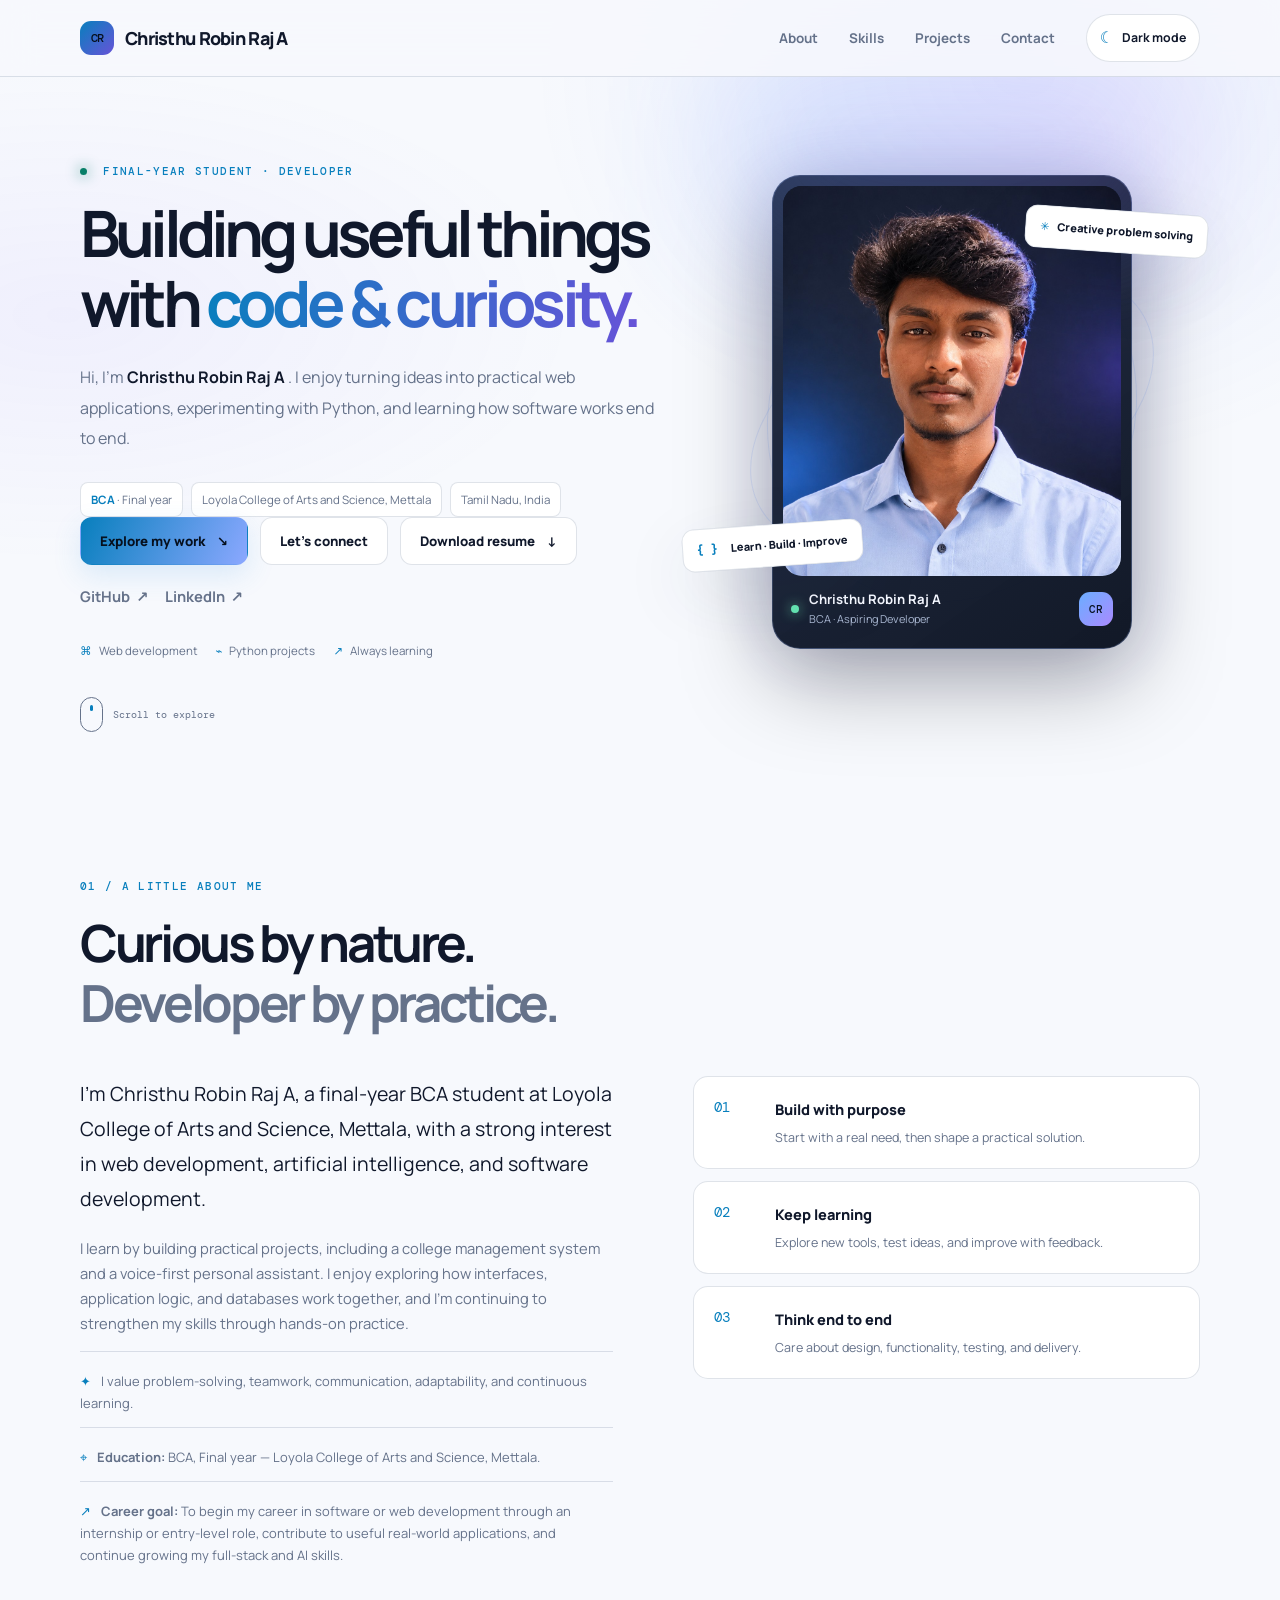
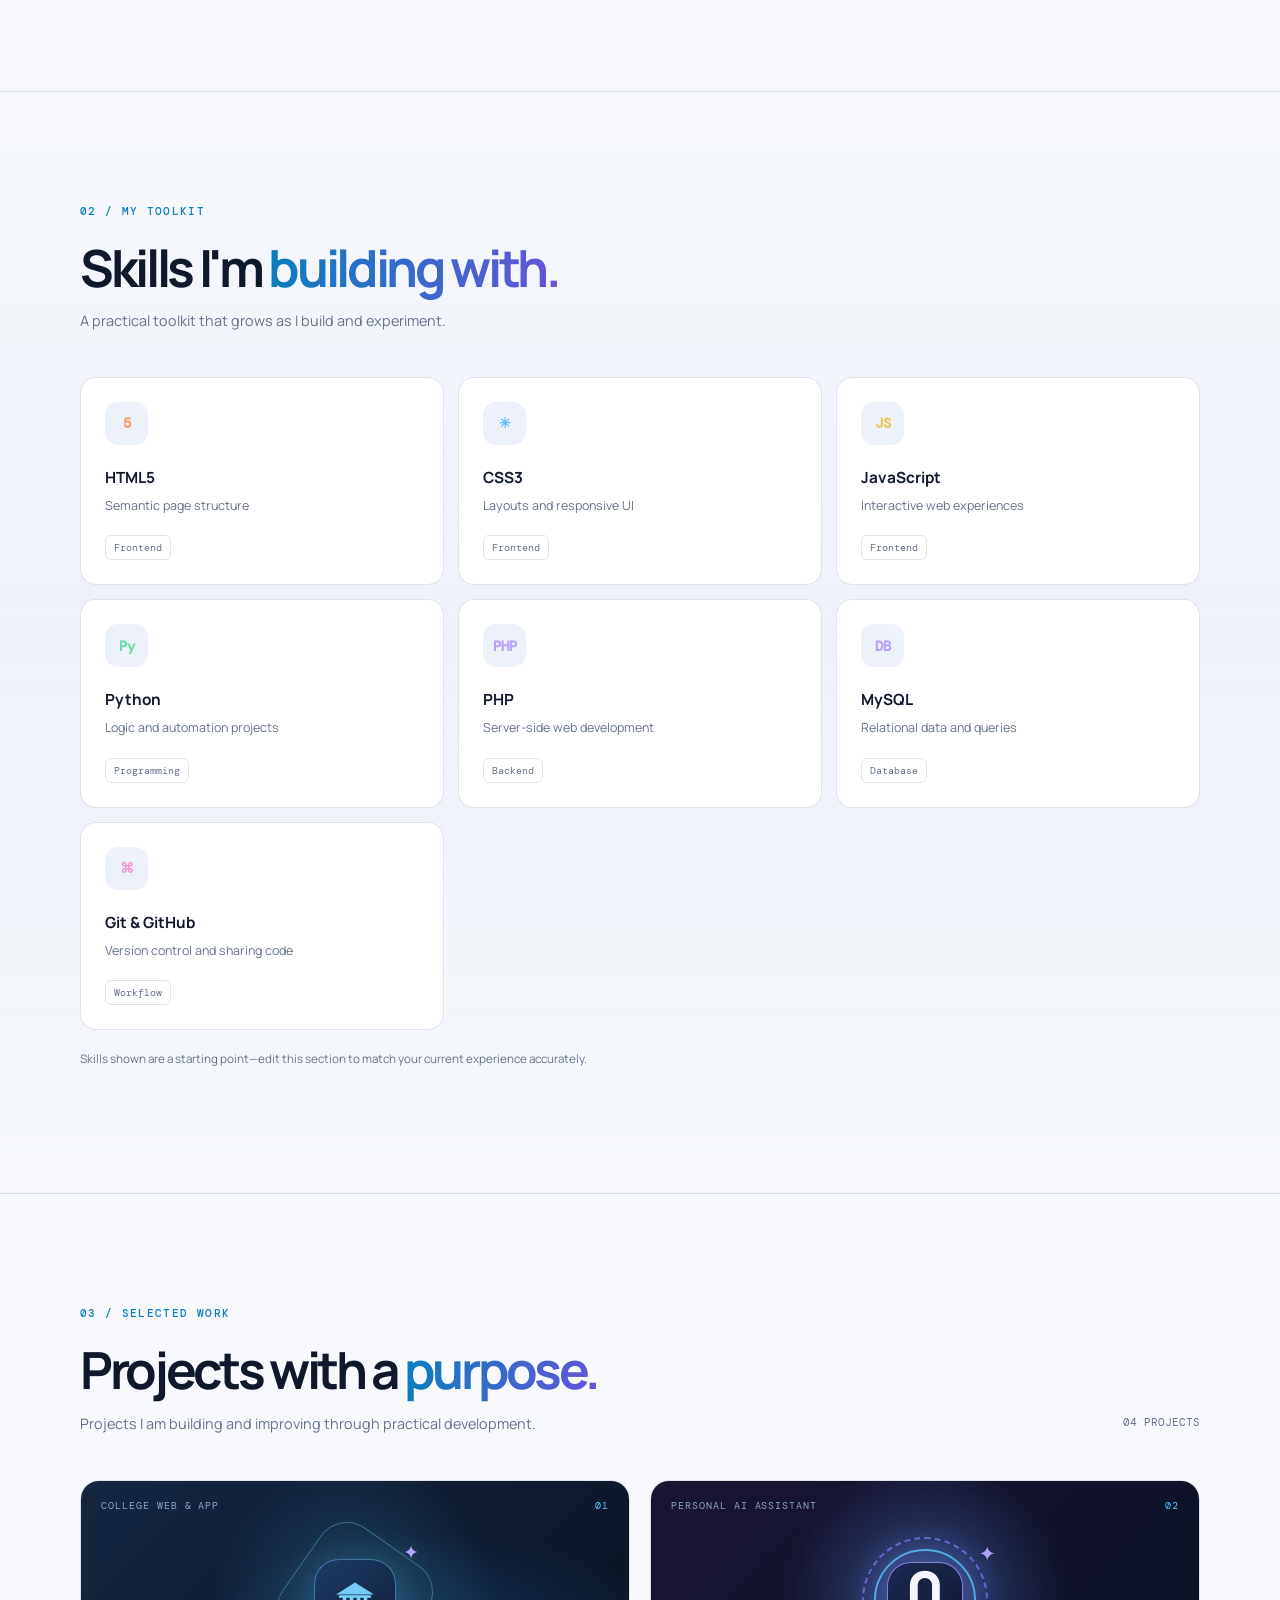
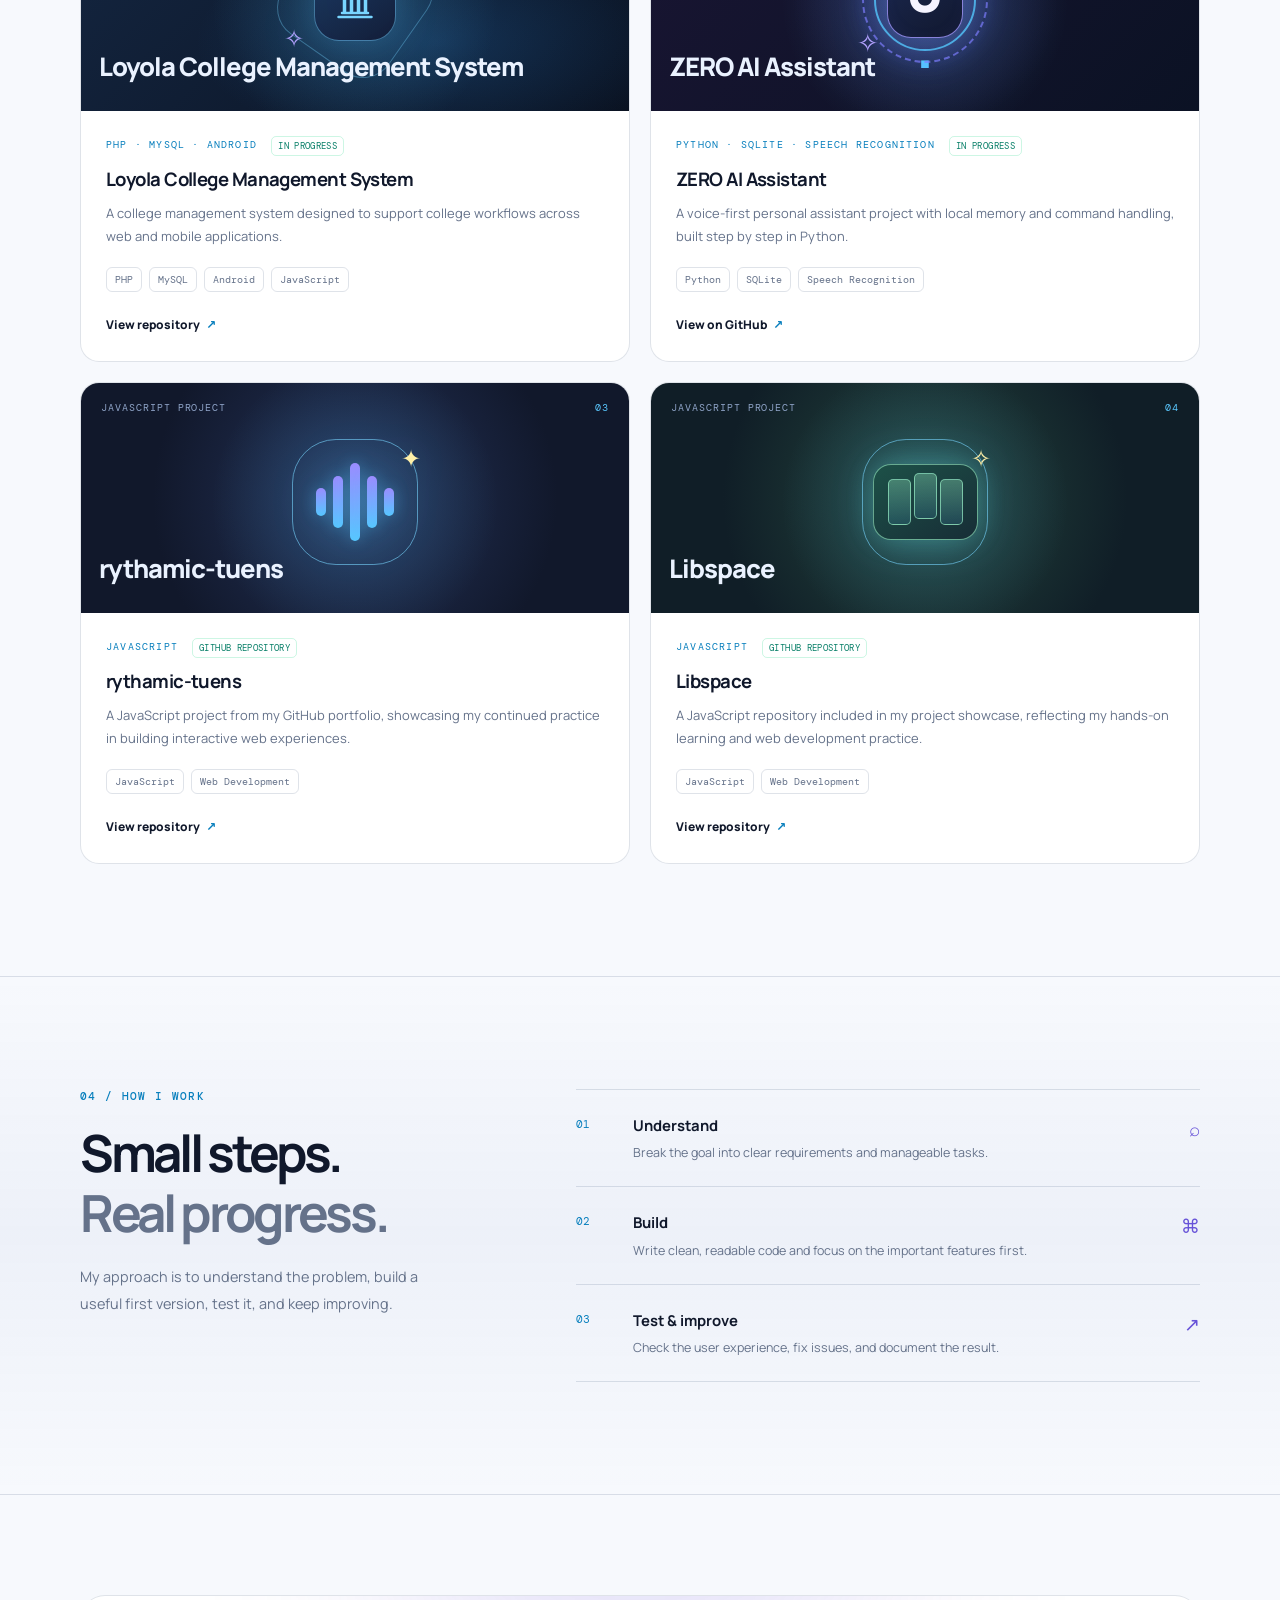
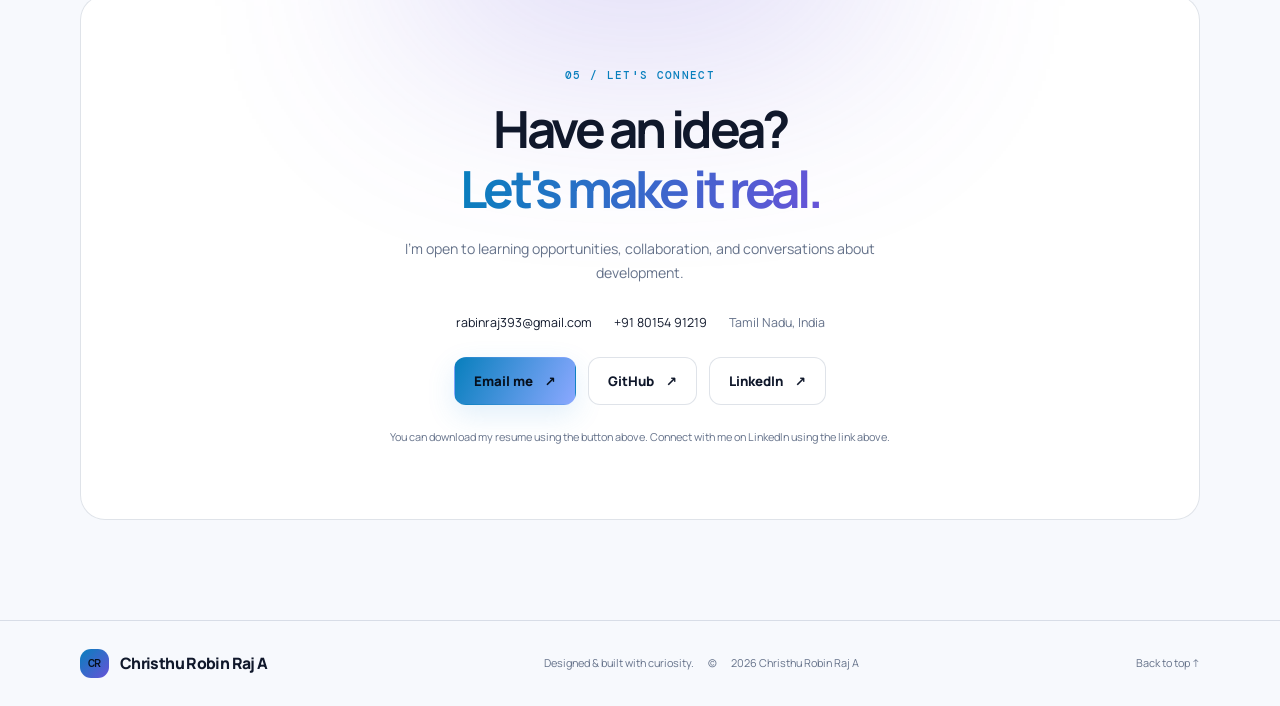
<file: Task-1-Portfolio/index.html>
<!DOCTYPE html>
<html lang="en">
 <head>
  <meta charset="utf-8"/>
  <meta content="width=device-width, initial-scale=1" name="viewport"/>
  <meta content="Portfolio of Christhu Robin Raj A &mdash; projects, skills, and contact information." name="description"/>
  <meta content="#0b1020" name="theme-color"/>
  <title>
   Christhu Robin Raj A | Developer Portfolio
  </title>
  <link href="https://fonts.googleapis.com" rel="preconnect"/>
  <link crossorigin="" href="https://fonts.gstatic.com" rel="preconnect"/>
  <link href="https://fonts.googleapis.com/css2?family=DM+Mono:wght@400;500&amp;family=Manrope:wght@400;500;600;700;800&amp;display=swap" rel="stylesheet"/>
  <link href="style.css" rel="stylesheet"/>
  <script defer="" src="script.js">
  </script>
 </head>
 <body>
  <a class="skip-link" href="#main">
   Skip to content
  </a>
  <header class="site-header">
   <nav aria-label="Main navigation" class="nav container">
    <a aria-label="Christhu Robin Raj A home" class="brand" href="#home">
     <span class="brand-mark">
      CR
     </span>
     <span>
      Christhu Robin Raj A
     </span>
    </a>
    <button aria-controls="navLinks" aria-expanded="false" aria-label="Open navigation menu" class="menu-toggle" id="menuToggle">
     <span>
     </span>
     <span>
     </span>
     <span>
     </span>
    </button>
    <div class="nav-links" id="navLinks">
     <a href="#about">
      About
     </a>
     <a href="#skills">
      Skills
     </a>
     <a href="#projects">
      Projects
     </a>
     <a href="#contact">
      Contact
     </a>
     <button aria-label="Switch to light theme" class="theme-toggle" id="themeToggle" title="Toggle theme" type="button">
      <span aria-hidden="true" id="themeIcon">
       ☼
      </span>
      <span class="theme-label">
       Light mode
      </span>
     </button>
    </div>
   </nav>
  </header>
  <main id="main">
   <section class="hero section container" id="home">
    <div class="hero-copy">
     <p class="eyebrow">
      <span class="status-dot">
      </span>
      FINAL-YEAR STUDENT &middot; DEVELOPER
     </p>
     <h1>
      Building useful things
      <br/>
      with
      <span class="gradient-text">
       code &amp; curiosity.
      </span>
     </h1>
     <p class="hero-description">
      Hi, I'm
      <strong>
       Christhu Robin Raj A
      </strong>
      . I enjoy turning ideas into practical web applications, experimenting with Python, and learning how software works end to end.
     </p>
     <div class="profile-facts">
      <span>
       <strong>
        BCA
       </strong>
       &middot; Final year
      </span>
      <span>
       Loyola College of Arts and Science, Mettala
      </span>
      <span>
       Tamil Nadu, India
      </span>
     </div>
     <div class="hero-actions">
      <a class="button button-primary" href="#projects">
       Explore my work
       <span aria-hidden="true">
        &searrow;
       </span>
      </a>
      <a class="button button-secondary" href="#contact">
       Let's connect
      </a>
      <a class="button button-secondary" download="" href="assets/christhu-robin-raj-resume.pdf">
       Download resume
       <span aria-hidden="true">
        &darr;
       </span>
      </a>
     </div>
     <div aria-label="Social profiles" class="hero-social-links">
      <a href="https://github.com/rabinraj8015" rel="noopener noreferrer" target="_blank">
       GitHub
       <span aria-hidden="true">
        &nearrow;
       </span>
      </a>
      <a href="https://www.linkedin.com/in/christhu-robin-raj-a-a05293422" rel="noopener noreferrer" target="_blank">
       LinkedIn
       <span aria-hidden="true">
        &nearrow;
       </span>
      </a>
     </div>
     <div class="hero-meta">
      <span>
       <span class="meta-icon">
        ⌘
       </span>
       Web development
      </span>
      <span>
       <span class="meta-icon">
        ⌁
       </span>
       Python projects
      </span>
      <span>
       <span class="meta-icon">
        &nearrow;
       </span>
       Always learning
      </span>
     </div>
    </div>
    <div aria-label="Professional profile photo of Christhu Robin Raj A" class="hero-art profile-art">
     <div class="orbit orbit-one">
     </div>
     <div class="orbit orbit-two">
     </div>
     <div class="profile-photo-card">
      <div class="profile-photo-glow">
      </div>
      <img alt="Professional portrait of Christhu Robin Raj A" class="profile-photo" height="1365" src="assets/christhu-robin-profile.jpg" width="1024"/>
      <div class="profile-photo-caption">
       <span class="profile-online-dot">
       </span>
       <span>
        <strong>
         Christhu Robin Raj A
        </strong>
        <small>
         BCA &middot; Aspiring Developer
        </small>
       </span>
       <span class="caption-mark">
        CR
       </span>
      </div>
     </div>
     <div class="floating-chip chip-top">
      <span>
       ✳
      </span>
      Creative problem solving
     </div>
     <div class="floating-chip chip-bottom">
      <span class="chip-bracket">
       { }
      </span>
      Learn &middot; Build &middot; Improve
     </div>
    </div>
    <a class="scroll-hint" href="#about">
     <span>
     </span>
     Scroll to explore
    </a>
   </section>
   <section class="section container" id="about">
    <div class="section-heading">
     <p class="eyebrow">
      01 / A LITTLE ABOUT ME
     </p>
     <h2>
      Curious by nature.
      <br/>
      <span class="muted-heading">
       Developer by practice.
      </span>
     </h2>
    </div>
    <div class="about-grid">
     <div class="about-copy">
      <p class="large-copy">
       I&rsquo;m Christhu Robin Raj A, a final-year BCA student at Loyola College of Arts and Science, Mettala, with a strong interest in web development, artificial intelligence, and software development.
      </p>
      <p>
       I learn by building practical projects, including a college management system and a voice-first personal assistant. I enjoy exploring how interfaces, application logic, and databases work together, and I&rsquo;m continuing to strengthen my skills through hands-on practice.
      </p>
      <p class="note-line">
       <span>
        ✦
       </span>
       I value problem-solving, teamwork, communication, adaptability, and continuous learning.
      </p>
      <p class="note-line">
       <span>
        &target;
       </span>
       <strong>
        Education:
       </strong>
       BCA, Final year &mdash; Loyola College of Arts and Science, Mettala.
      </p>
      <p class="note-line">
       <span>
        &nearrow;
       </span>
       <strong>
        Career goal:
       </strong>
       To begin my career in software or web development through an internship or entry-level role, contribute to useful real-world applications, and continue growing my full-stack and AI skills.
      </p>
     </div>
     <div class="about-stats">
      <div class="stat-card">
       <span class="stat-number">
        01
       </span>
       <span class="stat-title">
        Build with purpose
       </span>
       <p>
        Start with a real need, then shape a practical solution.
       </p>
      </div>
      <div class="stat-card">
       <span class="stat-number">
        02
       </span>
       <span class="stat-title">
        Keep learning
       </span>
       <p>
        Explore new tools, test ideas, and improve with feedback.
       </p>
      </div>
      <div class="stat-card">
       <span class="stat-number">
        03
       </span>
       <span class="stat-title">
        Think end to end
       </span>
       <p>
        Care about design, functionality, testing, and delivery.
       </p>
      </div>
     </div>
    </div>
   </section>
   <section class="section section-tinted" id="skills">
    <div class="container">
     <div class="section-heading">
      <p class="eyebrow">
       02 / MY TOOLKIT
      </p>
      <h2>
       Skills I'm
       <span class="gradient-text">
        building with.
       </span>
      </h2>
      <p class="section-intro">
       A practical toolkit that grows as I build and experiment.
      </p>
     </div>
     <div class="skills-grid">
      <article class="skill-card">
       <div class="skill-icon icon-orange">
        5
       </div>
       <h3>
        HTML5
       </h3>
       <p>
        Semantic page structure
       </p>
       <span class="skill-tag">
        Frontend
       </span>
      </article>
      <article class="skill-card">
       <div class="skill-icon icon-blue">
        ✳
       </div>
       <h3>
        CSS3
       </h3>
       <p>
        Layouts and responsive UI
       </p>
       <span class="skill-tag">
        Frontend
       </span>
      </article>
      <article class="skill-card">
       <div class="skill-icon icon-yellow">
        JS
       </div>
       <h3>
        JavaScript
       </h3>
       <p>
        Interactive web experiences
       </p>
       <span class="skill-tag">
        Frontend
       </span>
      </article>
      <article class="skill-card">
       <div class="skill-icon icon-green">
        Py
       </div>
       <h3>
        Python
       </h3>
       <p>
        Logic and automation projects
       </p>
       <span class="skill-tag">
        Programming
       </span>
      </article>
      <article class="skill-card">
       <div class="skill-icon icon-purple">
        PHP
       </div>
       <h3>
        PHP
       </h3>
       <p>
        Server-side web development
       </p>
       <span class="skill-tag">
        Backend
       </span>
      </article>
      <article class="skill-card">
       <div class="skill-icon icon-purple">
        DB
       </div>
       <h3>
        MySQL
       </h3>
       <p>
        Relational data and queries
       </p>
       <span class="skill-tag">
        Database
       </span>
      </article>
      <article class="skill-card">
       <div class="skill-icon icon-pink">
        ⌘
       </div>
       <h3>
        Git &amp; GitHub
       </h3>
       <p>
        Version control and sharing code
       </p>
       <span class="skill-tag">
        Workflow
       </span>
      </article>
     </div>
     <p class="skills-footnote">
      Skills shown are a starting point&mdash;edit this section to match your current experience accurately.
     </p>
    </div>
   </section>
   <section class="section container" id="projects">
    <div class="section-heading heading-row">
      <div>
        <p class="eyebrow">03 / SELECTED WORK</p>
        <h2>Projects with a <span class="gradient-text">purpose.</span></h2>
        <p class="section-intro">Projects I am building and improving through practical development.</p>
      </div>
      <span class="project-count">04 PROJECTS</span>
    </div>

    <div class="projects-grid projects-grid-featured">
      <article class="project-card project-featured-card">
        <div class="project-visual visual-cms animated-project-visual">
          <div class="visual-top">
            <span class="visual-label">COLLEGE WEB &amp; APP</span>
            <span class="visual-number">01</span>
          </div>
          <div class="project-logo-wrap cms-logo-wrap" aria-hidden="true">
            <div class="cms-logo-orbit"></div>
            <svg class="cms-project-logo" viewBox="0 0 100 100" role="img" aria-label="College building logo">
              <path d="M12 39 L50 15 L88 39 Z" fill="currentColor" opacity=".95" />
              <path d="M20 43 H80 M24 76 H76 M17 84 H83" stroke="currentColor" stroke-width="5" stroke-linecap="round" />
              <path d="M29 45 V74 M43 45 V74 M57 45 V74 M71 45 V74" stroke="currentColor" stroke-width="7" stroke-linecap="round" />
            </svg>
            <span class="logo-spark logo-spark-one">✦</span>
            <span class="logo-spark logo-spark-two">✧</span>
          </div>
          <div class="project-preview-label">Loyola College Management System</div>
        </div>
        <div class="project-body">
          <div class="project-kicker">PHP &middot; MYSQL &middot; ANDROID <span class="status-pill">IN PROGRESS</span></div>
          <h3>Loyola College Management System</h3>
          <p>A college management system designed to support college workflows across web and mobile applications.</p>
          <div class="tag-list">
            <span>PHP</span><span>MySQL</span><span>Android</span><span>JavaScript</span>
          </div>
          <div class="project-actions">
            <a class="text-link" href="https://github.com/rabinraj8015/loyola-college-management-system" rel="noopener noreferrer" target="_blank">View repository <span aria-hidden="true">&nearrow;</span></a>
          </div>
        </div>
      </article>

      <article class="project-card project-featured-card">
        <div class="project-visual visual-zero animated-project-visual">
          <div class="visual-top">
            <span class="visual-label">PERSONAL AI ASSISTANT</span>
            <span class="visual-number">02</span>
          </div>
          <div class="project-logo-wrap zero-logo-wrap" aria-hidden="true">
            <div class="zero-logo-ring zero-ring-one"></div>
            <div class="zero-logo-ring zero-ring-two"></div>
            <div class="zero-logo-core">0<span>.</span></div>
            <span class="zero-logo-spark zero-spark-one">✦</span>
            <span class="zero-logo-spark zero-spark-two">✧</span>
          </div>
          <div class="project-preview-label">ZERO AI Assistant</div>
        </div>
        <div class="project-body">
          <div class="project-kicker">PYTHON &middot; SQLITE &middot; SPEECH RECOGNITION <span class="status-pill">IN PROGRESS</span></div>
          <h3>ZERO AI Assistant</h3>
          <p>A voice-first personal assistant project with local memory and command handling, built step by step in Python.</p>
          <div class="tag-list">
            <span>Python</span><span>SQLite</span><span>Speech Recognition</span>
          </div>
          <div class="project-actions">
            <a class="text-link" href="https://github.com/rabinraj8015" rel="noopener noreferrer" target="_blank">View on GitHub <span aria-hidden="true">&nearrow;</span></a>
          </div>
        </div>
      </article>

      <article class="project-card project-featured-card">
        <div class="project-visual visual-rhythamic animated-project-visual">
          <div class="visual-top">
            <span class="visual-label">JAVASCRIPT PROJECT</span>
            <span class="visual-number">03</span>
          </div>
          <div class="project-logo-wrap rhythm-logo-wrap" aria-hidden="true">
            <div class="rhythm-orbit"></div>
            <div class="rhythm-bars"><span></span><span></span><span></span><span></span><span></span></div>
            <span class="rhythm-spark">✦</span>
          </div>
          <div class="project-preview-label">rythamic-tuens</div>
        </div>
        <div class="project-body">
          <div class="project-kicker">JAVASCRIPT <span class="status-pill">GITHUB REPOSITORY</span></div>
          <h3>rythamic-tuens</h3>
          <p>A JavaScript project from my GitHub portfolio, showcasing my continued practice in building interactive web experiences.</p>
          <div class="tag-list"><span>JavaScript</span><span>Web Development</span></div>
          <div class="project-actions">
            <a class="text-link" href="https://github.com/rabinraj8015/rythamic-tuens" rel="noopener noreferrer" target="_blank">View repository <span aria-hidden="true">&nearrow;</span></a>
          </div>
        </div>
      </article>

      <article class="project-card project-featured-card">
        <div class="project-visual visual-libspace animated-project-visual">
          <div class="visual-top">
            <span class="visual-label">JAVASCRIPT PROJECT</span>
            <span class="visual-number">04</span>
          </div>
          <div class="project-logo-wrap libspace-logo-wrap" aria-hidden="true">
            <div class="libspace-orbit"></div>
            <div class="libspace-book"><span></span><span></span><span></span></div>
            <span class="libspace-spark">✧</span>
          </div>
          <div class="project-preview-label">Libspace</div>
        </div>
        <div class="project-body">
          <div class="project-kicker">JAVASCRIPT <span class="status-pill">GITHUB REPOSITORY</span></div>
          <h3>Libspace</h3>
          <p>A JavaScript repository included in my project showcase, reflecting my hands-on learning and web development practice.</p>
          <div class="tag-list"><span>JavaScript</span><span>Web Development</span></div>
          <div class="project-actions">
            <a class="text-link" href="https://github.com/rabinraj8015/Libspace" rel="noopener noreferrer" target="_blank">View repository <span aria-hidden="true">&nearrow;</span></a>
          </div>
        </div>
      </article>
    </div>
  </section>
   <section class="section section-tinted" id="approach">
    <div class="container approach-layout">
     <div>
      <p class="eyebrow">
       04 / HOW I WORK
      </p>
      <h2>
       Small steps.
       <br/>
       <span class="muted-heading">
        Real progress.
       </span>
      </h2>
      <p class="section-intro">
       My approach is to understand the problem, build a useful first version, test it, and keep improving.
      </p>
     </div>
     <div class="process-list">
      <div class="process-item">
       <span class="process-index">
        01
       </span>
       <div>
        <h3>
         Understand
        </h3>
        <p>
         Break the goal into clear requirements and manageable tasks.
        </p>
       </div>
       <span class="process-symbol">
        &telrec;
       </span>
      </div>
      <div class="process-item">
       <span class="process-index">
        02
       </span>
       <div>
        <h3>
         Build
        </h3>
        <p>
         Write clean, readable code and focus on the important features first.
        </p>
       </div>
       <span class="process-symbol">
        ⌘
       </span>
      </div>
      <div class="process-item">
       <span class="process-index">
        03
       </span>
       <div>
        <h3>
         Test &amp; improve
        </h3>
        <p>
         Check the user experience, fix issues, and document the result.
        </p>
       </div>
       <span class="process-symbol">
        &nearrow;
       </span>
      </div>
     </div>
    </div>
   </section>
   <section class="section container contact-section" id="contact">
    <div class="contact-panel">
     <div class="contact-glow">
     </div>
     <p class="eyebrow">
      05 / LET'S CONNECT
     </p>
     <h2>
      Have an idea?
      <br/>
      <span class="gradient-text">
       Let's make it real.
      </span>
     </h2>
     <p class="contact-copy">
      I'm open to learning opportunities, collaboration, and conversations about development.
     </p>
     <div class="contact-details">
      <a href="mailto:rabinraj393@gmail.com">
       rabinraj393@gmail.com
      </a>
      <a href="tel:+918015491219">
       +91 80154 91219
      </a>
      <span>
       Tamil Nadu, India
      </span>
     </div>
     <div class="contact-actions">
      <a class="button button-primary" href="mailto:rabinraj393@gmail.com" id="emailLink">
       Email me
       <span>
        &nearrow;
       </span>
      </a>
      <a class="button button-secondary" href="https://github.com/rabinraj8015" rel="noreferrer" target="_blank">
       GitHub
       <span>
        &nearrow;
       </span>
      </a>
      <a class="button button-secondary" href="https://www.linkedin.com/in/christhu-robin-raj-a-a05293422" rel="noopener noreferrer" target="_blank">
       LinkedIn
       <span>
        &nearrow;
       </span>
      </a>
     </div>
     <p class="contact-reminder">
      You can download my resume using the button above. Connect with me on LinkedIn using the link above.
     </p>
    </div>
   </section>
  </main>
  <footer class="site-footer">
   <div class="container footer-inner">
    <a class="brand footer-brand" href="#home">
     <span class="brand-mark">
      CR
     </span>
     <span>
      Christhu Robin Raj A
     </span>
    </a>
    <p>
     Designed &amp; built with curiosity.
     <span>
      &copy;
      <span id="year">
      </span>
      Christhu Robin Raj A
     </span>
    </p>
    <a class="back-top" href="#home">
     Back to top &uarr;
    </a>
   </div>
  </footer>
  <dialog aria-labelledby="dialogTitle" class="project-dialog" id="projectDialog">
   <button aria-label="Close project details" class="dialog-close" id="dialogClose">
    &times;
   </button>
   <p class="eyebrow" id="dialogKicker">
    PROJECT DETAILS
   </p>
   <h2 id="dialogTitle">
    Project title
   </h2>
   <p id="dialogDescription">
   </p>
   <h3>
    Project focus
   </h3>
   <ul id="dialogFeatures">
   </ul>
   <p class="dialog-note">
    Update this description to reflect the current, verified state of your project.
   </p>
  </dialog>
 </body>
</html>
</file>
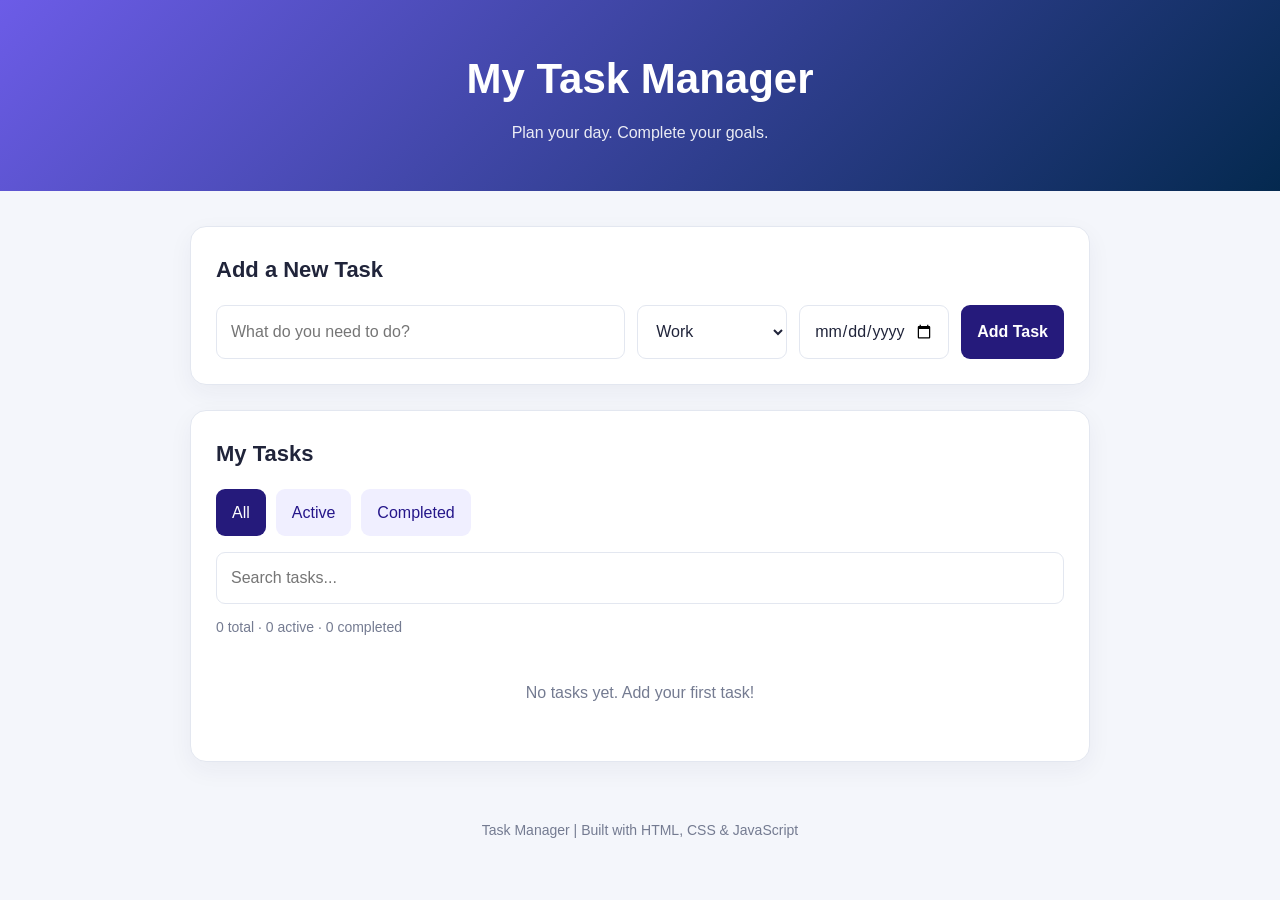
<file: Task-2-Task-Manager/index.html>
<!DOCTYPE html>
<html lang="en">
<head>
    <meta charset="UTF-8">
    <meta name="viewport" content="width=device-width, initial-scale=1.0">
    <title>Task Manager</title>
    <link rel="stylesheet" href="style.css">
</head>
<body>

    <header class="header">
        <h1>My Task Manager</h1>
        <p>Plan your day. Complete your goals.</p>
    </header>

    <main class="container">
        <section class="task-form">
            <h2>Add a New Task</h2>

            <form id="taskForm">
                <input
                    type="text"
                    id="taskInput"
                    placeholder="What do you need to do?"
                    required
                >

                <select id="taskCategory">
                    <option value="Work">Work</option>
                    <option value="Personal">Personal</option>
                    <option value="Study">Study</option>
                </select>

                <input type="date" id="taskDueDate">

                <button type="submit" id="submitBtn">Add Task</button>
            </form>
        </section>

        <section class="task-section">
            <h2>My Tasks</h2>

            <div class="filters">
                <button type="button" class="filter-btn active" data-filter="all">All</button>
                <button type="button" class="filter-btn" data-filter="active">Active</button>
                <button type="button" class="filter-btn" data-filter="completed">Completed</button>
            </div>

            <input
                type="search"
                id="searchInput"
                placeholder="Search tasks..."
                aria-label="Search tasks">

            <p id="taskCount">0 tasks</p>
            <div id="taskList"></div>
        </section>
    </main>

    <footer>
        <p>Task Manager | Built with HTML, CSS & JavaScript</p>
    </footer>

    <script src="script.js"></script>
</body>
</html>
</file>
<file: Task-1-Portfolio/style.css>
/* Christhu Robin Raj A — responsive portfolio */
:root
{
  color-scheme:dark;
  --bg:#090e1b;
  --surface:#10182a;
  --surface-2:#141f34;
  --text:#f3f6ff;
  --muted:#9aa8c2;
  --line:rgba(151,174,215,.16);
  --accent:#56c7ff;
  --accent-2:#9d8bff;
  --green:#70e4b3;
  --header:rgba(9,14,27,.82);
  --shadow:0 24px 70px rgba(0,0,0,.22);
  --radius:22px
}

:root[data-theme="light"]
{
  color-scheme:light;
  --bg:#f7f9fd;
  --surface:#fff;
  --surface-2:#edf2fa;
  --text:#10182b;
  --muted:#65728a;
  --line:rgba(34,58,99,.14);
  --accent:#087fbd;
  --accent-2:#6753d8;
  --green:#087f68;
  --header:rgba(247,249,253,.86);
  --shadow:0 24px 70px rgba(35,56,91,.10)
}

*
{
  box-sizing:border-box
}

html
{
  scroll-behavior:smooth;
  scroll-padding-top:90px
}

body
{
  margin:0;
  background:var(--bg);
  color:var(--text);
  font-family:Manrope,system-ui,sans-serif;
  line-height:1.7;
  transition:background .25s,color .25s
}

body::before
{
  content:"";
  position:fixed;
  inset:0;
  z-index:-1;
  pointer-events:none;
  background:radial-gradient(ellipse at 80% 8%,rgba(69,116,255,.09),transparent 34%),radial-gradient(ellipse at 5% 35%,rgba(124,89,255,.06),transparent 30%)
}

a
{
  color:inherit;
  text-decoration:none
}

button
{
  font:inherit
}

.container
{
  width:min(1120px,calc(100% - 48px));
  margin-inline:auto
}

.section
{
  padding-block:112px
}

.site-header
{
  position:sticky;
  top:0;
  z-index:20;
  background:var(--header);
  border-bottom:1px solid var(--line);
  backdrop-filter:blur(18px)
}

.nav
{
  height:76px;
  display:flex;
  align-items:center;
  justify-content:space-between
}

.brand
{
  display:inline-flex;
  align-items:center;
  gap:11px;
  font-size:1.12rem;
  font-weight:800;
  letter-spacing:-.04em
}

.brand-mark
{
  display:grid;
  place-items:center;
  width:34px;
  height:34px;
  border-radius:11px;
  background:linear-gradient(135deg,var(--accent),var(--accent-2));
  color:#06101e;
  font:500 .75rem "DM Mono",monospace;
  letter-spacing:-.08em
}

.brand-dot
{
  color:var(--accent)
}

.nav-links
{
  display:flex;
  align-items:center;
  gap:31px;
  font-size:.84rem;
  color:var(--muted);
  font-weight:700
}

.nav-links>a
{
  transition:color .2s
}

.nav-links>a:hover,.nav-links>a:focus-visible
{
  color:var(--text)
}

.theme-toggle
{
  display:flex;
  align-items:center;
  gap:8px;
  padding:9px 13px;
  border:1px solid var(--line);
  border-radius:999px;
  background:var(--surface);
  color:var(--text);
  font-size:.77rem;
  font-weight:700;
  cursor:pointer
}

.theme-toggle span:first-child
{
  font-size:1rem;
  color:var(--accent)
}

.menu-toggle
{
  display:none;
  background:none;
  border:0;
  padding:8px;
  color:var(--text)
}

.menu-toggle span
{
  display:block;
  width:22px;
  height:2px;
  background:currentColor;
  margin:5px;
  border-radius:2px
}

.hero
{
  min-height:690px;
  position:relative;
  display:grid;
  grid-template-columns:1.08fr .92fr;
  align-items:center;
  gap:42px;
  padding-top:85px;
  padding-bottom:105px
}

.eyebrow
{
  font:500 .7rem "DM Mono",monospace;
  letter-spacing:.12em;
  color:var(--accent);
  margin:0 0 20px;
  text-transform:uppercase
}

.status-dot,.tiny-green
{
  display:inline-block;
  width:7px;
  height:7px;
  background:var(--green);
  border-radius:50%;
  box-shadow:0 0 14px var(--green);
  margin-right:8px
}

.hero h1
{
  font-size:clamp(2.7rem,5vw,4.65rem);
  letter-spacing:-.075em;
  line-height:1.09;
  margin:0;
  max-width:660px
}

.gradient-text
{
  background:linear-gradient(100deg,var(--accent),var(--accent-2));
  -webkit-background-clip:text;
  background-clip:text;
  color:transparent
}

.hero-description
{
  max-width:580px;
  margin:25px 0 28px;
  color:var(--muted);
  font-size:1rem;
  line-height:1.9
}

.hero-description strong
{
  color:var(--text)
}

.hero-actions,.contact-actions
{
  display:flex;
  flex-wrap:wrap;
  gap:12px
}

.button
{
  display:inline-flex;
  justify-content:center;
  align-items:center;
  gap:12px;
  min-height:48px;
  padding:0 19px;
  border:1px solid transparent;
  border-radius:12px;
  font-size:.83rem;
  font-weight:800;
  transition:transform .2s,border-color .2s,background .2s
}

.button:hover
{
  transform:translateY(-2px)
}

.button-primary
{
  background:linear-gradient(115deg,var(--accent),#8ba8ff);
  color:#06101e;
  box-shadow:0 10px 28px rgba(57,145,224,.15)
}

.button-secondary
{
  border-color:var(--line);
  background:var(--surface);
  color:var(--text)
}

.button-secondary:hover
{
  border-color:var(--accent)
}

.hero-meta
{
  display:flex;
  gap:18px;
  flex-wrap:wrap;
  margin-top:32px;
  color:var(--muted);
  font-size:.72rem
}

.meta-icon
{
  color:var(--accent);
  margin-right:5px
}

.hero-art
{
  position:relative;
  min-height:430px;
  display:grid;
  place-items:center
}

.orbit
{
  position:absolute;
  border:1px solid rgba(105,153,255,.16);
  border-radius:50%;
  transform:rotate(-25deg)
}

.orbit-one
{
  width:430px;
  height:250px
}

.orbit-two
{
  width:360px;
  height:390px;
  transform:rotate(35deg)
}

.code-window
{
  position:relative;
  width:min(100%,390px);
  border:1px solid rgba(135,164,220,.26);
  border-radius:16px;
  background:linear-gradient(145deg,#121c31,#0c1221);
  box-shadow:0 28px 90px rgba(0,0,0,.4),0 0 70px rgba(91,107,255,.12);
  overflow:hidden;
  transform:rotate(-2deg);
  z-index:2
}

.window-top,.window-footer
{
  height:43px;
  display:flex;
  align-items:center;
  justify-content:space-between;
  padding:0 15px;
  background:rgba(255,255,255,.025);
  color:#8492ae;
  font: .64rem "DM Mono",monospace;
  border-bottom:1px solid rgba(255,255,255,.07)
}

.window-dots
{
  display:flex;
  gap:5px
}

.window-dots i
{
  width:7px;
  height:7px;
  border-radius:50%;
  background:#ff6d77
}

.window-dots i:nth-child(2)
{
  background:#ffc56c
}

.window-dots i:nth-child(3)
{
  background:#66d9a9
}

.window-lock
{
  font-size:1rem
}

.code-lines
{
  padding:22px 12px 23px;
  font: .72rem/2.1 "DM Mono",monospace;
  color:#d9e3f8
}

.code-lines p
{
  margin:0;
  white-space:nowrap
}

.line-no
{
  display:inline-block;
  width:30px;
  color:#53617e;
  text-align:right;
  margin-right:15px
}

.code-purple
{
  color:#c7a3ff
}

.code-green
{
  color:#89e3b3
}

.code-blue
{
  color:#76cfff
}

.cursor
{
  color:var(--accent);
  animation:blink 1s steps(2,start) infinite
}

.window-footer
{
  border-top:1px solid rgba(255,255,255,.07);
  border-bottom:0;
  height:36px;
  font-size:.59rem
}

.floating-chip
{
  position:absolute;
  z-index:3;
  border:1px solid var(--line);
  border-radius:12px;
  background:var(--surface);
  box-shadow:var(--shadow);
  padding:11px 14px;
  font-size:.69rem;
  font-weight:800;
  color:var(--text)
}

.floating-chip span
{
  color:var(--accent);
  margin-right:6px
}

.chip-top
{
  top:48px;
  right:-3px;
  transform:rotate(4deg)
}

.chip-bottom
{
  bottom:44px;
  left:-6px;
  transform:rotate(-4deg)
}

.chip-bracket
{
  font-family:"DM Mono",monospace
}

.scroll-hint
{
  position:absolute;
  bottom:35px;
  left:0;
  display:flex;
  align-items:center;
  gap:10px;
  color:var(--muted);
  font: .65rem "DM Mono",monospace
}

.scroll-hint span
{
  width:23px;
  height:35px;
  border:1px solid var(--muted);
  border-radius:99px;
  position:relative
}

.scroll-hint span:after
{
  content:"";
  position:absolute;
  width:3px;
  height:6px;
  background:var(--accent);
  top:7px;
  left:9px;
  border-radius:4px;
  animation:scroll 1.6s infinite
}

.section-heading
{
  margin-bottom:43px
}

.section-heading h2,.approach-layout h2,.contact-panel h2
{
  font-size:clamp(2.1rem,4vw,3.35rem);
  line-height:1.17;
  letter-spacing:-.065em;
  margin:0
}

.muted-heading
{
  color:var(--muted)
}

.about-grid
{
  display:grid;
  grid-template-columns:1fr .95fr;
  gap:80px;
  align-items:start
}

.about-copy p
{
  color:var(--muted);
  font-size:.92rem
}

.about-copy .large-copy
{
  color:var(--text);
  font-size:1.22rem;
  line-height:1.8;
  margin-top:0
}

.note-line
{
  padding-top:18px;
  border-top:1px solid var(--line);
  font-size:.81rem!important
}

.note-line span
{
  color:var(--accent);
  margin-right:7px
}

.about-stats
{
  display:grid;
  gap:12px
}

.stat-card
{
  display:grid;
  grid-template-columns:47px 1fr;
  column-gap:14px;
  padding:20px;
  border:1px solid var(--line);
  border-radius:15px;
  background:var(--surface)
}

.stat-number
{
  grid-row:span 2;
  color:var(--accent);
  font: .85rem "DM Mono",monospace;
  padding-top:2px
}

.stat-title
{
  font-size:.91rem;
  font-weight:800
}

.stat-card p
{
  font-size:.78rem;
  color:var(--muted);
  margin:5px 0 0
}

.section-tinted
{
  background:linear-gradient(180deg,transparent,rgba(75,105,174,.055),transparent);
  border-block:1px solid var(--line)
}

.section-intro
{
  color:var(--muted);
  font-size:.9rem;
  margin:12px 0 0
}

.skills-grid
{
  display:grid;
  grid-template-columns:repeat(3,1fr);
  gap:14px
}

.skill-card
{
  padding:24px;
  border:1px solid var(--line);
  border-radius:16px;
  background:var(--surface);
  transition:transform .2s,border-color .2s
}

.skill-card:hover,.project-card:hover
{
  transform:translateY(-4px);
  border-color:rgba(91,179,255,.45)
}

.skill-icon
{
  width:43px;
  height:43px;
  display:grid;
  place-items:center;
  border-radius:13px;
  background:var(--surface-2);
  font:700 .9rem "DM Mono",monospace;
  margin-bottom:20px
}

.icon-orange
{
  color:#ff9869
}

.icon-blue
{
  color:#64bfff
}

.icon-yellow
{
  color:#e9c75d
}

.icon-green
{
  color:#6ddda9
}

.icon-purple
{
  color:#b9a1ff
}

.icon-pink
{
  color:#f59ccf
}

.skill-card h3
{
  font-size:.96rem;
  margin:0 0 4px
}

.skill-card p
{
  font-size:.78rem;
  color:var(--muted);
  margin:0 0 16px
}

.skill-tag,.tag-list span
{
  font: .62rem "DM Mono",monospace;
  color:var(--muted);
  border:1px solid var(--line);
  padding:5px 8px;
  border-radius:6px;
  display:inline-block
}

.skills-footnote
{
  font-size:.73rem;
  color:var(--muted);
  margin-top:20px
}

.heading-row
{
  display:flex;
  align-items:end;
  justify-content:space-between;
  gap:25px
}

.project-count
{
  font: .68rem "DM Mono",monospace;
  color:var(--muted);
  padding-bottom:8px;
  white-space:nowrap
}

.projects-grid
{
  display:grid;
  grid-template-columns:repeat(2,minmax(0,1fr));
  gap:20px
}

.project-card
{
  border:1px solid var(--line);
  border-radius:19px;
  overflow:hidden;
  background:var(--surface);
  transition:transform .2s,border-color .2s
}

.project-featured
{
  grid-column:span 2;
  display:grid;
  grid-template-columns:1fr 1fr
}

.project-visual
{
  position:relative;
  min-height:230px;
  overflow:hidden;
  background:#101c32
}

.project-featured .project-visual
{
  min-height:320px
}

.visual-top
{
  position:absolute;
  z-index:3;
  left:20px;
  right:20px;
  top:18px;
  display:flex;
  justify-content:space-between;
  align-items:center
}

.visual-label,.visual-number
{
  font: .6rem "DM Mono",monospace;
  letter-spacing:.1em;
  color:#8fa4c8
}

.visual-number
{
  color:#5ac8ff
}

.visual-cms
{
  background:radial-gradient(ellipse at 65% 70%,rgba(40,127,208,.25),transparent 48%),linear-gradient(135deg,#142641,#0a1221)
}

.dashboard-mock
{
  position:absolute;
  top:70px;
  left:13%;
  right:12%;
  bottom:-20px;
  display:flex;
  gap:14px;
  padding:16px;
  border:1px solid rgba(147,178,225,.25);
  border-radius:13px;
  background:rgba(8,16,30,.75);
  transform:perspective(700px) rotateY(-9deg) rotateX(3deg);
  box-shadow:0 20px 50px #060b15
}

.mock-sidebar
{
  width:24%;
  border-right:1px solid rgba(147,178,225,.12);
  display:flex;
  flex-direction:column;
  gap:17px;
  padding:6px
}

.mock-sidebar b
{
  width:24px;
  height:24px;
  border-radius:7px;
  background:linear-gradient(135deg,#49c9ff,#827bff);
  margin-bottom:12px
}

.mock-sidebar i
{
  height:5px;
  width:75%;
  background:#344761;
  border-radius:9px
}

.mock-content
{
  flex:1;
  padding:7px
}

.mock-title
{
  display:block;
  width:53%;
  height:10px;
  background:#91a8c9;
  border-radius:6px;
  margin-bottom:19px
}

.mock-stats
{
  display:flex;
  gap:8px
}

.mock-stats i
{
  height:38px;
  flex:1;
  background:linear-gradient(130deg,#183e61,#18233b);
  border:1px solid #2b4667;
  border-radius:6px
}

.mock-chart
{
  height:74px;
  display:flex;
  align-items:end;
  gap:8px;
  padding:10px;
  margin-top:13px;
  background:#101e32;
  border-radius:7px
}

.mock-chart b
{
  flex:1;
  border-radius:3px 3px 0 0;
  background:linear-gradient(#48c8ff,#4c7ce0);
  height:45%
}

.mock-chart b:nth-child(2)
{
  height:70%
}

.mock-chart b:nth-child(3)
{
  height:54%
}

.mock-chart b:nth-child(4)
{
  height:85%
}

.mock-chart b:nth-child(5)
{
  height:61%
}

.mock-chart b:nth-child(6)
{
  height:92%
}

.mock-chart b:nth-child(7)
{
  height:72%
}

.visual-orb
{
  position:absolute;
  width:150px;
  height:150px;
  border-radius:50%;
  border:1px solid rgba(89,181,255,.16);
  right:-30px;
  top:45px
}

.project-body
{
  padding:25px
}

.project-kicker
{
  font: .62rem "DM Mono",monospace;
  color:var(--accent);
  letter-spacing:.12em;
  margin-bottom:10px
}

.project-body h3
{
  font-size:1.16rem;
  line-height:1.4;
  letter-spacing:-.03em;
  margin:0 0 10px
}

.project-body p
{
  font-size:.81rem;
  color:var(--muted);
  margin:0;
  line-height:1.8
}

.tag-list
{
  display:flex;
  flex-wrap:wrap;
  gap:7px;
  margin-top:19px
}

.project-actions
{
  display:flex;
  align-items:center;
  gap:22px;
  flex-wrap:wrap;
  margin-top:23px
}

.text-link
{
  border:0;
  background:none;
  color:var(--text);
  font-size:.75rem;
  font-weight:800;
  padding:0;
  cursor:pointer
}

.text-link span
{
  color:var(--accent);
  margin-left:4px
}

.text-link:hover
{
  color:var(--accent)
}

.visual-zero
{
  background:radial-gradient(circle,rgba(132,103,255,.19),transparent 45%),linear-gradient(135deg,#191533,#0b1224)
}

.zero-rings
{
  position:absolute;
  left:50%;
  top:53%;
  transform:translate(-50%,-50%);
  width:150px;
  height:150px;
  display:grid;
  place-items:center
}

.ring
{
  position:absolute;
  border:1px solid rgba(158,138,255,.42);
  border-radius:50%;
  inset:0;
  transform:rotateX(65deg) rotate(25deg)
}

.ring-two
{
  inset:16px;
  transform:rotateX(65deg) rotate(-40deg);
  border-color:rgba(88,197,255,.5)
}

.zero-core
{
  width:73px;
  height:73px;
  border:1px solid #8c7cff;
  border-radius:22px;
  display:grid;
  place-items:center;
  color:#e7e1ff;
  font-size:2.2rem;
  font-weight:800;
  background:linear-gradient(145deg,#3a2d73,#101b36);
  box-shadow:0 0 45px rgba(130,100,255,.35);
  transform:rotate(-10deg)
}

.zero-core span
{
  color:#5dcfff
}

.waveform
{
  position:absolute;
  bottom:20px;
  left:25%;
  right:25%;
  height:22px;
  display:flex;
  align-items:center;
  justify-content:center;
  gap:4px
}

.waveform i
{
  width:3px;
  height:6px;
  border-radius:5px;
  background:#8e8cff
}

.waveform i:nth-child(3n)
{
  height:17px;
  background:#56c7ff
}

.waveform i:nth-child(2n)
{
  height:11px
}

.visual-vision
{
  background:radial-gradient(circle at center,rgba(39,203,174,.12),transparent 50%),linear-gradient(135deg,#0c262c,#0b1727)
}

.scan-frame
{
  position:absolute;
  left:50%;
  top:53%;
  transform:translate(-50%,-50%);
  width:120px;
  height:132px;
  border:1px solid rgba(89,231,195,.5);
  border-radius:55px 55px 44px 44px;
  display:grid;
  place-items:center;
  box-shadow:0 0 45px rgba(45,215,179,.08)
}

.scan-face
{
  width:75px;
  height:93px;
  border:1px solid #5bd7bb;
  border-radius:45% 45% 40% 40%;
  position:relative;
  background:rgba(51,194,171,.045)
}

.face-eye
{
  position:absolute;
  top:35px;
  width:6px;
  height:6px;
  background:#6ff0cd;
  border-radius:50%;
  box-shadow:0 0 10px #6ff0cd
}

.eye-left
{
  left:18px
}

.eye-right
{
  right:18px
}

.face-nose
{
  position:absolute;
  left:34px;
  top:43px;
  width:7px;
  height:15px;
  border-left:1px solid #5bd7bb;
  border-bottom:1px solid #5bd7bb;
  transform:skew(-15deg)
}

.face-mouth
{
  position:absolute;
  left:26px;
  bottom:16px;
  width:22px;
  height:6px;
  border-bottom:1px solid #5bd7bb;
  border-radius:50%
}

.scan-frame .corner
{
  position:absolute;
  width:14px;
  height:14px;
  border-color:#6ff0cd;
  border-style:solid
}

.c1
{
  left:-5px;
  top:-5px;
  border-width:2px 0 0 2px
}

.c2
{
  right:-5px;
  top:-5px;
  border-width:2px 2px 0 0
}

.c3
{
  left:-5px;
  bottom:-5px;
  border-width:0 0 2px 2px
}

.c4
{
  right:-5px;
  bottom:-5px;
  border-width:0 2px 2px 0
}

.scan-line
{
  position:absolute;
  left:-8px;
  right:-8px;
  height:1px;
  background:#5ff0ce;
  box-shadow:0 0 10px #5ff0ce;
  animation:scan 3s ease-in-out infinite
}

.scan-status
{
  position:absolute;
  bottom:18px;
  left:0;
  right:0;
  text-align:center;
  font: .58rem "DM Mono",monospace;
  letter-spacing:.1em;
  color:#6ff0cd
}

.scan-status span
{
  display:inline-block;
  width:5px;
  height:5px;
  background:#6ff0cd;
  border-radius:50%;
  margin-right:6px
}

.project-edit-note
{
  font-size:.72rem;
  color:var(--muted);
  margin-top:22px
}

.project-edit-note span
{
  color:var(--accent)
}

.approach-layout
{
  display:grid;
  grid-template-columns:.8fr 1.2fr;
  gap:80px;
  align-items:start
}

.approach-layout .section-intro
{
  max-width:370px;
  line-height:1.9;
  margin-top:20px
}

.process-list
{
  border-top:1px solid var(--line)
}

.process-item
{
  display:grid;
  grid-template-columns:42px 1fr 25px;
  gap:15px;
  padding:23px 0;
  border-bottom:1px solid var(--line);
  align-items:start
}

.process-index
{
  font: .7rem "DM Mono",monospace;
  color:var(--accent);
  padding-top:4px
}

.process-item h3
{
  font-size:.93rem;
  margin:0 0 4px
}

.process-item p
{
  font-size:.78rem;
  color:var(--muted);
  margin:0
}

.process-symbol
{
  color:var(--accent-2);
  font-size:1.2rem;
  text-align:right
}

.contact-section
{
  padding-top:100px;
  padding-bottom:100px
}

.contact-panel
{
  position:relative;
  overflow:hidden;
  text-align:center;
  padding:72px 30px;
  border:1px solid var(--line);
  border-radius:25px;
  background:var(--surface)
}

.contact-glow
{
  position:absolute;
  width:450px;
  height:240px;
  top:-180px;
  left:50%;
  transform:translateX(-50%);
  background:var(--accent-2);
  filter:blur(110px);
  opacity:.22;
  pointer-events:none
}

.contact-panel>*:not(.contact-glow)
{
  position:relative
}

.contact-panel .eyebrow
{
  margin-bottom:17px
}

.contact-copy
{
  max-width:500px;
  margin:18px auto 27px;
  color:var(--muted);
  font-size:.88rem
}

.contact-actions
{
  justify-content:center
}

.contact-reminder
{
  font-size:.68rem;
  color:var(--muted);
  margin:23px 0 0
}

.site-footer
{
  border-top:1px solid var(--line)
}

.footer-inner
{
  min-height:85px;
  display:flex;
  align-items:center;
  justify-content:space-between;
  gap:20px
}

.footer-brand
{
  font-size:.98rem
}

.footer-brand .brand-mark
{
  width:29px;
  height:29px
}

.footer-inner p,.back-top
{
  font-size:.68rem;
  color:var(--muted)
}

.footer-inner p span
{
  margin-left:12px
}

.back-top:hover
{
  color:var(--accent)
}

.project-dialog
{
  width:min(520px,calc(100% - 32px));
  padding:34px;
  border:1px solid var(--line);
  border-radius:20px;
  background:var(--surface);
  color:var(--text);
  box-shadow:var(--shadow)
}

.project-dialog::backdrop
{
  background:rgba(2,6,15,.72);
  backdrop-filter:blur(5px)
}

.dialog-close
{
  position:absolute;
  top:12px;
  right:15px;
  border:0;
  background:none;
  color:var(--muted);
  font-size:1.8rem;
  cursor:pointer
}

.project-dialog h2
{
  font-size:1.7rem;
  line-height:1.25;
  letter-spacing:-.05em;
  margin:0 0 15px
}

.project-dialog>p:not(.eyebrow)
{
  font-size:.85rem;
  color:var(--muted)
}

.project-dialog h3
{
  font-size:.9rem;
  margin:22px 0 8px
}

.project-dialog ul
{
  padding-left:20px;
  color:var(--muted);
  font-size:.82rem
}

.project-dialog li
{
  margin:6px 0
}

.project-dialog .dialog-note
{
  border-top:1px solid var(--line);
  padding-top:14px;
  font-size:.7rem
}

.skip-link
{
  position:absolute;
  top:-60px;
  left:12px;
  z-index:99;
  background:var(--accent);
  color:#06101e;
  padding:8px 12px;
  border-radius:8px
}

.skip-link:focus
{
  top:12px
}

@keyframes blink
{
  to
  {
    visibility:hidden
  }

}

@keyframes scroll
{
  0%
  {
    transform:translateY(0);
    opacity:1
  }

  75%,100%
  {
    transform:translateY(10px);
    opacity:0
  }

}

@keyframes scan
{
  0%,100%
  {
    top:12px;
    opacity:.4
  }

  50%
  {
    top:calc(100% - 12px);
    opacity:1
  }

}

@media(max-width:900px)
{
  .hero
  {
    grid-template-columns:1fr  .85fr;
    gap:15px
  }

  .hero h1
  {
    font-size:clamp(2.5rem,6vw,3.7rem)
  }

  .hero-art
  {
    transform:scale(.9)
  }

  .about-grid,.approach-layout
  {
    gap:40px
  }

  .project-featured
  {
    grid-template-columns:1fr
  }

  .project-featured .project-visual
  {
    min-height:260px
  }

  .project-featured .project-body
  {
    padding:25px
  }

  .nav-links
  {
    gap:18px
  }

}

@media(max-width:700px)
{
  .container
  {
    width:min(100% - 34px,560px)
  }

  .section
  {
    padding-block:78px
  }

  .nav
  {
    height:68px
  }

  .menu-toggle
  {
    display:block;
    cursor:pointer
  }

  .nav-links
  {
    display:none;
    position:absolute;
    top:67px;
    left:0;
    right:0;
    padding:20px 22px 24px;
    background:var(--surface);
    border-bottom:1px solid var(--line);
    box-shadow:var(--shadow);
    align-items:stretch;
    gap:0
  }

  .nav-links.open
  {
    display:flex;
    flex-direction:column
  }

  .nav-links>a
  {
    padding:12px 0;
    border-bottom:1px solid var(--line)
  }

  .theme-toggle
  {
    align-self:flex-start;
    margin-top:15px
  }

  .hero
  {
    display:flex;
    flex-direction:column;
    align-items:stretch;
    gap:0;
    padding-top:68px;
    padding-bottom:95px;
    min-height:unset
  }

  .hero-copy
  {
    position:relative;
    z-index:2
  }

  .hero h1
  {
    font-size:clamp(2.65rem,11vw,4rem)
  }

  .hero-description
  {
    font-size:.91rem
  }

  .hero-meta
  {
    gap:11px
  }

  .hero-art
  {
    min-height:340px;
    margin-top:12px;
    transform:none
  }

  .orbit-one
  {
    width:340px;
    height:205px
  }

  .orbit-two
  {
    width:290px;
    height:320px
  }

  .code-window
  {
    width:min(100%,360px)
  }

  .chip-top
  {
    right:0;
    top:18px
  }

  .chip-bottom
  {
    left:0;
    bottom:25px
  }

  .scroll-hint
  {
    bottom:25px
  }

  .section-heading
  {
    margin-bottom:30px
  }

  .section-heading h2,.approach-layout h2,.contact-panel h2
  {
    font-size:clamp(2.1rem,9vw,3rem)
  }

  .about-grid,.approach-layout
  {
    grid-template-columns:1fr;
    gap:30px
  }

  .about-copy .large-copy
  {
    font-size:1.08rem
  }

  .skills-grid
  {
    grid-template-columns:repeat(2,minmax(0,1fr));
    gap:10px
  }

  .skill-card
  {
    padding:17px
  }

  .skill-icon
  {
    margin-bottom:14px
  }

  .skill-card h3
  {
    font-size:.88rem
  }

  .skill-card p
  {
    font-size:.72rem
  }

  .heading-row
  {
    align-items:start
  }

  .project-count
  {
    display:none
  }

  .projects-grid
  {
    grid-template-columns:1fr
  }

  .project-featured
  {
    grid-column:auto
  }

  .project-featured .project-visual
  {
    min-height:240px
  }

  .project-body
  {
    padding:21px
  }

  .contact-panel
  {
    padding:58px 20px
  }

  .footer-inner
  {
    padding-block:20px;
    flex-wrap:wrap
  }

  .footer-inner p
  {
    order:3;
    flex-basis:100%;
    margin:0
  }

  .footer-inner p span
  {
    margin-left:5px
  }

  .back-top
  {
    margin-left:auto
  }

}

@media(max-width:390px)
{
  .container
  {
    width:calc(100% - 28px)
  }

  .hero h1
  {
    font-size:2.45rem
  }

  .hero-meta
  {
    font-size:.65rem
  }

  .floating-chip
  {
    font-size:.59rem;
    padding:9px
  }

  .skills-grid
  {
    grid-template-columns:1fr 1fr
  }

  .skill-card
  {
    padding:14px
  }

  .project-actions
  {
    gap:15px
  }

  .contact-actions .button
  {
    width:100%
  }

  .code-lines
  {
    font-size:.64rem
  }

  .line-no
  {
    margin-right:8px
  }

}

@media(prefers-reduced-motion:reduce)
{
  *,*::before,*::after
  {
    scroll-behavior:auto!important;
    animation-duration:.01ms!important;
    animation-iteration-count:1!important;
    transition-duration:.01ms!important
  }

}

/* Personal details and project status additions */
.profile-facts
{
  display:flex;
  flex-wrap:wrap;
  gap:8px;
  margin:18px 0 0;
  color:var(--muted);
  font-size:.72rem
}

.profile-facts span
{
  padding:7px 10px;
  border:1px solid var(--line);
  border-radius:8px;
  background:var(--surface)
}

.profile-facts strong
{
  color:var(--accent)
}

.contact-details
{
  display:flex;
  justify-content:center;
  flex-wrap:wrap;
  gap:10px 22px;
  margin:0 0 24px;
  color:var(--muted);
  font-size:.78rem
}

.contact-details a
{
  color:var(--text)
}

.contact-details a:hover
{
  color:var(--accent)
}

.status-pill
{
  display:inline-block;
  vertical-align:middle;
  margin-left:7px;
  padding:3px 6px;
  border:1px solid rgba(112,228,179,.35);
  border-radius:5px;
  color:var(--green);
  font: .55rem "DM Mono",monospace;
  letter-spacing:.04em
}

@media(max-width:700px)
{
  .profile-facts
  {
    gap:7px
  }

  .profile-facts span
  {
    font-size:.67rem
  }

  .contact-details
  {
    flex-direction:column;
    gap:6px
  }

}

/* Profile portrait and resume additions */
.profile-art
{
  isolation:isolate;
}

.profile-photo-card
{
  position:relative;
  z-index:2;
  width:min(100%,360px);
  padding:10px;
  border:1px solid rgba(135,164,220,.3);
  border-radius:28px;
  background:linear-gradient(145deg,rgba(25,37,63,.94),rgba(10,17,32,.97));
  box-shadow:0 28px 90px rgba(0,0,0,.35),0 0 70px rgba(91,107,255,.16);
  transform:rotate(1.5deg);
  overflow:hidden;
}

.profile-photo-glow
{
  position:absolute;
  inset:-25% -10% auto;
  height:180px;
  background:linear-gradient(90deg,#5b8dff,#9b70ff);
  filter:blur(70px);
  opacity:.22;
  pointer-events:none;
}

.profile-photo
{
  position:relative;
  display:block;
  width:100%;
  height:390px;
  object-fit:cover;
  object-position:center 28%;
  border-radius:19px;
  background:#111a2c;
}

.profile-photo-caption
{
  position:relative;
  display:flex;
  align-items:center;
  gap:10px;
  padding:14px 8px 5px;
  color:#f4f7ff;
}

.profile-photo-caption strong
{
  display:block;
  font-size:.78rem;
  line-height:1.5;
}

.profile-photo-caption small
{
  display:block;
  color:#aab8d2;
  font-size:.66rem;
  margin-top:2px;
}

.profile-online-dot
{
  width:8px;
  height:8px;
  flex:0 0 8px;
  border-radius:50%;
  background:#65e6b2;
  box-shadow:0 0 12px rgba(101,230,178,.75);
}

.caption-mark
{
  margin-left:auto;
  display:grid;
  place-items:center;
  width:34px;
  height:34px;
  border-radius:11px;
  background:linear-gradient(135deg,#6baeff,#aa8aff);
  color:#081222;
  font:500 .7rem "DM Mono",monospace;
}

.profile-art .chip-top
{
  right:-8px;
  top:35px;
}

.profile-art .chip-bottom
{
  left:-10px;
  bottom:35px;
}

@media(max-width:900px)
{
  .profile-photo-card
  {
    width:min(100%,330px)
  }

  .profile-photo
  {
    height:350px
  }

}

@media(max-width:700px)
{
  .profile-art
  {
    min-height:440px;
    margin-top:20px
  }

  .profile-photo-card
  {
    width:min(88%,330px)
  }

  .profile-photo
  {
    height:370px
  }

  .profile-art .chip-top
  {
    right:-1px;
    top:16px
  }

  .profile-art .chip-bottom
  {
    left:-1px;
    bottom:18px
  }

}

@media(max-width:390px)
{
  .profile-photo-card
  {
    width:86%
  }

  .profile-photo
  {
    height:330px
  }

  .profile-art
  {
    min-height:400px
  }

}

/* Social profile links in the hero section */
.hero-social-links
{
  display: flex;
  flex-wrap: wrap;
  gap: 1rem;
  margin-top: 1.15rem;
}

.hero-social-links a
{
  color: var(--text-secondary, var(--muted));
  font-size: .92rem;
  font-weight: 700;
  text-decoration: none;
  transition: color .2s ease;
}

.hero-social-links a:hover, .hero-social-links a:focus-visible
{
  color: var(--accent, var(--primary));
}

.hero-social-links a span
{
  margin-left: .2rem;
}


/* Readable project title shown in each repository preview. */
.project-preview-label {
  position: absolute;
  right: 18px;
  bottom: 22px;
  left: 18px;
  z-index: 2;
  color: #eaf2ff;
  font-size: clamp(1.1rem, 2vw, 1.65rem);
  font-weight: 800;
  letter-spacing: -0.04em;
  overflow-wrap: anywhere;
}


/* Project logo animations and clearer portrait caption */
.profile-photo-card {
  transform: none;
  overflow: visible;
  padding-bottom: 12px;
}
.profile-photo-caption {
  min-width: 0;
  padding: 14px 8px 8px;
  gap: 10px;
  z-index: 4;
}
.profile-photo-caption > span:nth-child(2) {
  min-width: 0;
  flex: 1 1 auto;
}
.profile-photo-caption strong {
  font-size: .82rem;
  line-height: 1.45;
  overflow-wrap: anywhere;
  white-space: normal;
}
.profile-photo-caption small {
  font-size: .68rem;
  line-height: 1.5;
}
.profile-art .chip-bottom {
  left: -22px;
  bottom: 82px;
  z-index: 3;
}
.projects-grid-featured {
  grid-template-columns: repeat(2, minmax(0, 1fr));
}
.project-featured-card {
  min-width: 0;
}
.animated-project-visual {
  display: flex;
  align-items: center;
  justify-content: center;
  isolation: isolate;
}
.animated-project-visual::before {
  content: "";
  position: absolute;
  inset: 0;
  z-index: -1;
  background: radial-gradient(circle at 50% 52%, rgba(86,199,255,.20), transparent 48%);
  animation: project-glow 4s ease-in-out infinite alternate;
}
.project-logo-wrap {
  position: relative;
  display: grid;
  place-items: center;
  width: 142px;
  height: 142px;
  margin-top: 8px;
  color: #78d5ff;
  filter: drop-shadow(0 0 18px rgba(86,199,255,.22));
}
.cms-project-logo {
  position: relative;
  z-index: 2;
  width: 82px;
  height: 82px;
  padding: 15px;
  border: 1px solid rgba(116,207,255,.48);
  border-radius: 25px;
  background: linear-gradient(145deg, rgba(28,58,99,.95), rgba(18,28,54,.96));
  animation: logo-float 3.2s ease-in-out infinite;
}
.cms-logo-orbit {
  position: absolute;
  inset: 6px;
  border: 1px solid rgba(120,213,255,.36);
  border-radius: 32px;
  transform: rotate(35deg);
  animation: orbit-spin 12s linear infinite;
}
.logo-spark, .zero-logo-spark {
  position: absolute;
  color: #b3a2ff;
  animation: spark-pulse 2s ease-in-out infinite alternate;
}
.logo-spark-one { top: 7px; right: 7px; font-size: 1.2rem; }
.logo-spark-two { bottom: 12px; left: 0; font-size: 1.5rem; animation-delay: .7s; }
.zero-logo-wrap { color: #a99aff; }
.zero-logo-ring {
  position: absolute;
  inset: 8px;
  border: 2px solid rgba(126,126,255,.7);
  border-radius: 50%;
  box-shadow: 0 0 25px rgba(116,111,255,.15), inset 0 0 22px rgba(116,111,255,.12);
}
.zero-ring-one { animation: orbit-spin 9s linear infinite; border-style: dashed; }
.zero-ring-two { inset: 20px; border-color: rgba(86,199,255,.8); animation: orbit-spin 6s linear infinite reverse; }
.zero-logo-core {
  display: grid;
  place-items: center;
  width: 76px;
  height: 76px;
  border: 1px solid rgba(167,157,255,.8);
  border-radius: 24px;
  background: linear-gradient(145deg, #1b2850, #11182e);
  color: #f5f4ff;
  font: 800 3.5rem/1 Manrope, sans-serif;
  box-shadow: 0 0 30px rgba(139,119,255,.28);
  animation: zero-breathe 2.8s ease-in-out infinite;
}
.zero-logo-core span { color: #56c7ff; }
.zero-spark-one { top: 7px; right: 0; font-size: 1.3rem; }
.zero-spark-two { bottom: 6px; left: 3px; font-size: 1.6rem; animation-delay: .8s; }
.project-preview-label { z-index: 3; }
@keyframes project-glow { from { opacity: .45; transform: scale(.96); } to { opacity: 1; transform: scale(1.04); } }
@keyframes logo-float { 0%,100% { transform: translateY(0) rotate(-2deg); } 50% { transform: translateY(-8px) rotate(2deg); } }
@keyframes orbit-spin { to { transform: rotate(395deg); } }
@keyframes spark-pulse { from { opacity: .45; transform: scale(.8); } to { opacity: 1; transform: scale(1.15); } }
@keyframes zero-breathe { 0%,100% { transform: scale(.96); box-shadow: 0 0 22px rgba(139,119,255,.20); } 50% { transform: scale(1.04); box-shadow: 0 0 38px rgba(86,199,255,.32); } }
@media (max-width: 700px) {
  .projects-grid-featured { grid-template-columns: minmax(0, 1fr); }
  .profile-photo-caption strong { font-size: .78rem; }
  .profile-art .chip-bottom { left: -4px; bottom: 4px; }
}
@media (prefers-reduced-motion: reduce) {
  .cms-project-logo, .cms-logo-orbit, .logo-spark, .zero-logo-ring, .zero-logo-core, .zero-logo-spark, .animated-project-visual::before { animation: none !important; }
}


/* Animated logo treatments for the restored GitHub projects. */
.visual-rhythamic { background: radial-gradient(circle at 50% 50%, #25345c, #11182b 68%); color: #74dcff; }
.visual-libspace { background: radial-gradient(circle at 50% 50%, #25483f, #101e27 68%); color: #9df4c9; }
.rhythm-logo-wrap, .libspace-logo-wrap { position: relative; display: grid; place-items: center; width: 142px; height: 142px; margin-top: 8px; }
.rhythm-orbit, .libspace-orbit { position: absolute; inset: 8px; border: 1px solid currentColor; border-radius: 35%; opacity: .6; animation: orbit-spin 10s linear infinite; }
.rhythm-bars { display: flex; align-items: center; justify-content: center; gap: 7px; height: 82px; }
.rhythm-bars span { width: 10px; border-radius: 8px; background: linear-gradient(180deg,#9a8cff,#56c7ff); box-shadow: 0 0 16px #56c7ff55; animation: rhythm-wave 1.1s ease-in-out infinite alternate; }
.rhythm-bars span:nth-child(1), .rhythm-bars span:nth-child(5) { height: 28px; animation-delay: .1s; }
.rhythm-bars span:nth-child(2), .rhythm-bars span:nth-child(4) { height: 52px; animation-delay: .35s; }
.rhythm-bars span:nth-child(3) { height: 78px; animation-delay: .2s; }
.rhythm-spark, .libspace-spark { position: absolute; top: 7px; right: 5px; color: #fff0a8; font-size: 1.5rem; animation: spark-pulse 1.7s ease-in-out infinite alternate; }
.libspace-book { display: flex; gap: 3px; align-items: stretch; padding: 14px; height: 76px; border: 1px solid #9df4c999; border-radius: 18px; background: linear-gradient(145deg,#1d5148,#172d36); box-shadow: 0 0 28px #63e8b633; animation: logo-float 3s ease-in-out infinite; }
.libspace-book span { display: block; width: 23px; border: 1px solid #9df4c9aa; border-radius: 5px; background: linear-gradient(180deg,#9df4c955,#56c7ff22); }
.libspace-book span:nth-child(2) { transform: translateY(-6px); }
@keyframes rhythm-wave { from { transform: scaleY(.65); opacity: .7; } to { transform: scaleY(1.08); opacity: 1; } }
@media (max-width: 700px) { .profile-art .chip-bottom { left: -4px; bottom: 82px; } }
@media (prefers-reduced-motion: reduce) { .rhythm-orbit, .rhythm-bars span, .rhythm-spark, .libspace-orbit, .libspace-book, .libspace-spark { animation: none !important; } }
</file>
<file: Task-2-Task-Manager/style.css>
* {
    margin: 0;
    padding: 0;
    box-sizing: border-box;
}

:root {
    --primary: #251a7b;
    --primary-dark: #25168a;
    --background: #f4f6fb;
    --surface: #ffffff;
    --text: #20243a;
    --muted: #747b91;
    --border: #e3e7f0;
    --success: #159b69;
    --danger: #e74c3c;
}

body {
    font-family: Arial, Helvetica, sans-serif;
    background: var(--background);
    color: var(--text);
    min-height: 100vh;
    line-height: 1.6;
}

.header {
    text-align: center;
    padding: 45px 20px;
    color: white;
    background: linear-gradient(135deg, #6c5ce7, #04294f);
}

.header h1 {
    font-size: clamp(28px, 5vw, 42px);
    margin-bottom: 8px;
}

.header p {
    opacity: 0.9;
}

.container {
    width: min(900px, 92%);
    margin: 35px auto;
}

.task-form,
.task-section {
    background: var(--surface);
    padding: 25px;
    border: 1px solid var(--border);
    border-radius: 16px;
    margin-bottom: 25px;
    box-shadow: 0 8px 25px rgba(30, 35, 70, 0.05);
}

h2 {
    font-size: 22px;
    margin-bottom: 18px;
}

#taskForm {
    display: grid;
    grid-template-columns: 1fr 150px 150px auto;
    gap: 12px;
}

input,
select,
button {
    font: inherit;
}

input,
select {
    width: 100%;
    min-width: 0;
    padding: 12px 14px;
    border: 1px solid var(--border);
    border-radius: 9px;
    background: white;
    color: var(--text);
    outline: none;
}

input:focus,
select:focus {
    border-color: var(--primary);
    box-shadow: 0 0 0 3px rgba(108, 92, 231, 0.12);
}

button {
    cursor: pointer;
    border: none;
    border-radius: 9px;
    padding: 11px 16px;
    transition: background 0.2s, transform 0.2s;
}

button:active {
    transform: scale(0.97);
}

#submitBtn {
    background: var(--primary);
    color: white;
    font-weight: bold;
    white-space: nowrap;
}

#submitBtn:hover {
    background: var(--primary-dark);
}

.filters {
    display: flex;
    gap: 10px;
    flex-wrap: wrap;
    margin-bottom: 16px;
}

.filter-btn {
    background: #f0efff;
    color: var(--primary-dark);
}

.filter-btn:hover,
.filter-btn.active {
    background: var(--primary);
    color: white;
}

#searchInput {
    margin-bottom: 12px;
}

#taskCount {
    color: var(--muted);
    font-size: 14px;
    margin-bottom: 12px;
}

#taskList {
    display: grid;
    gap: 12px;
}

.task-card {
    display: flex;
    align-items: center;
    gap: 12px;
    padding: 16px;
    border: 1px solid var(--border);
    border-radius: 12px;
    background: var(--surface);
    animation: slideIn 0.25s ease;
}

.task-card.completed .task-title {
    text-decoration: line-through;
    color: var(--muted);
}

.task-checkbox {
    width: 19px;
    height: 19px;
    flex-shrink: 0;
    accent-color: var(--success);
    cursor: pointer;
}

.task-info {
    flex: 1;
    min-width: 0;
}

.task-title {
    font-weight: 600;
    overflow-wrap: anywhere;
}

.task-meta {
    display: flex;
    gap: 10px;
    flex-wrap: wrap;
    margin-top: 5px;
    font-size: 13px;
    color: var(--muted);
}

.category {
    display: inline-block;
    padding: 3px 9px;
    border-radius: 20px;
    background: #eeeaff;
    color: #5b45cc;
    font-size: 12px;
}

.task-actions {
    display: flex;
    gap: 7px;
    flex-shrink: 0;
}

.edit-btn {
    background: #e8f3ff;
    color: #1769aa;
}

.delete-btn {
    background: #fff0ee;
    color: var(--danger);
}

.edit-btn:hover {
    background: #d5eaff;
}

.delete-btn:hover {
    background: #ffddda;
}

.empty-message {
    padding: 30px 12px;
    text-align: center;
    color: var(--muted);
}

/* Footer */
footer {
    text-align: center;
    padding: 22px;
    color: var(--muted);
    font-size: 14px;
}

@keyframes slideIn {
    from {
        opacity: 0;
        transform: translateY(8px);
    }

    to {
        opacity: 1;
        transform: translateY(0);
    }
}

@media (max-width: 750px) {
    .header {
        padding: 32px 15px;
    }

    .container {
        margin: 22px auto;
    }

    .task-form,
    .task-section {
        padding: 18px;
    }

    #taskForm {
        grid-template-columns: 1fr 1fr;
    }

    #taskInput {
        grid-column: 1 / -1;
    }

    #submitBtn {
        grid-column: 1 / -1;
    }
}

@media (max-width: 480px) {
    #taskForm {
        grid-template-columns: 1fr;
    }

    #taskInput,
    #submitBtn {
        grid-column: auto;
    }

    .task-card {
        flex-wrap: wrap;
    }

    .task-info {
        flex-basis: calc(100% - 40px);
    }

    .task-actions {
        margin-left: 30px;
    }

    .filters {
        gap: 7px;
    }

    .filter-btn {
        flex: 1;
        padding: 10px 8px;
    }
}
</file>
